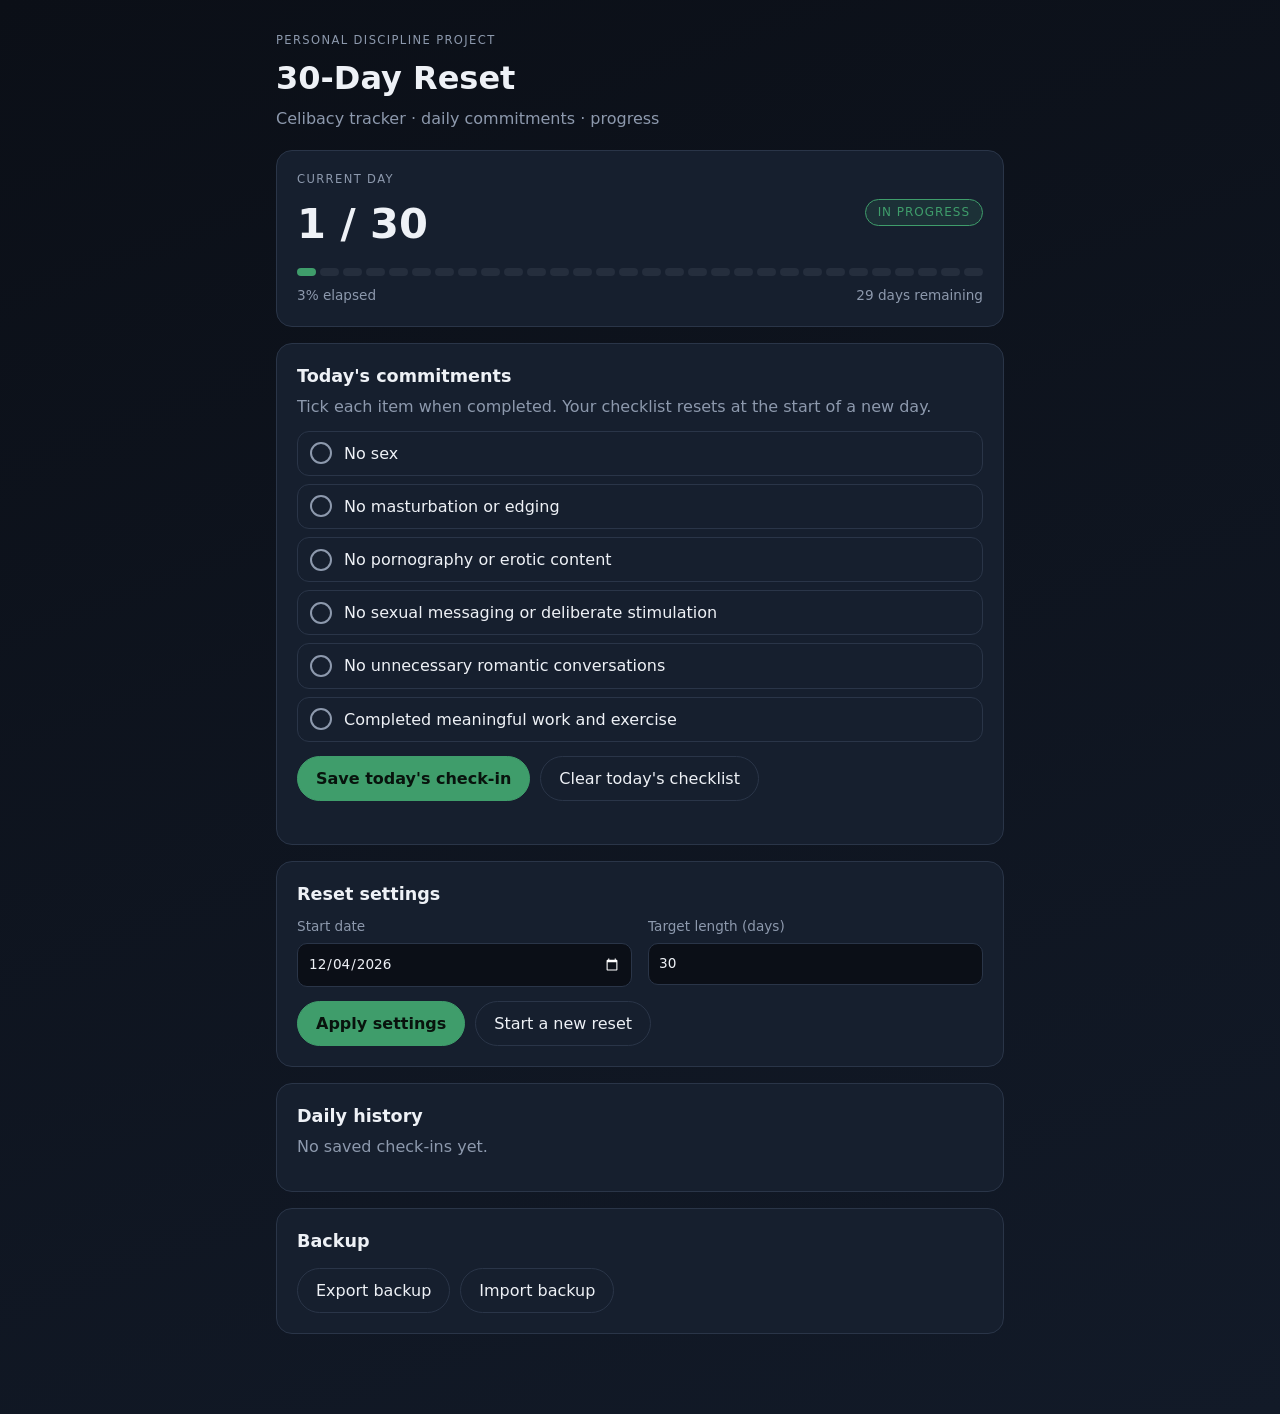
<file: index.html>
<!DOCTYPE html>
<html lang="en">
<head>
<meta charset="utf-8">
<meta name="viewport" content="width=device-width, initial-scale=1">
<title>30-Day Reset</title>
<link rel="stylesheet" href="styles.css">
</head>
<body>
<main class="wrap">
  <header>
    <p class="eyebrow">PERSONAL DISCIPLINE PROJECT</p>
    <h1 id="title">30-Day Reset</h1>
    <p class="sub">Celibacy tracker · daily commitments · progress</p>
  </header>

  <section class="card" id="progress-card">
    <div class="row">
      <div>
        <p class="label">CURRENT DAY</p>
        <p class="counter" id="counter">1 / 30</p>
      </div>
      <span class="badge" id="status">IN PROGRESS</span>
    </div>
    <div class="bar" id="bar" role="progressbar" aria-label="Reset progress"></div>
    <div class="row meta">
      <span id="percent">0% elapsed</span>
      <span id="remaining">30 days remaining</span>
    </div>
  </section>

  <section class="card">
    <h2>Today's commitments</h2>
    <p class="muted">Tick each item when completed. Your checklist resets at the start of a new day.</p>
    <ul class="checks" id="checks"></ul>
    <div class="btns">
      <button class="primary" id="save">Save today's check-in</button>
      <button id="clear">Clear today's checklist</button>
    </div>
    <p class="muted small" id="save-msg" aria-live="polite"></p>
  </section>

  <section class="card">
    <h2>Reset settings</h2>
    <div class="fields">
      <label>Start date<input type="date" id="start"></label>
      <label>Target length (days)<input type="number" id="target" min="1" max="3650"></label>
    </div>
    <div class="btns">
      <button class="primary" id="apply">Apply settings</button>
      <button id="newreset">Start a new reset</button>
    </div>
  </section>

  <section class="card">
    <h2>Daily history</h2>
    <ul class="history" id="history"></ul>
    <div id="detail" class="detail" hidden></div>
  </section>

  <section class="card">
    <h2>Backup</h2>
    <div class="btns">
      <button id="export">Export backup</button>
      <button id="import">Import backup</button>
      <input type="file" id="file" accept="application/json,.json" hidden>
    </div>
  </section>
</main>
<script src="app.js"></script>
</body>
</html>
</file>
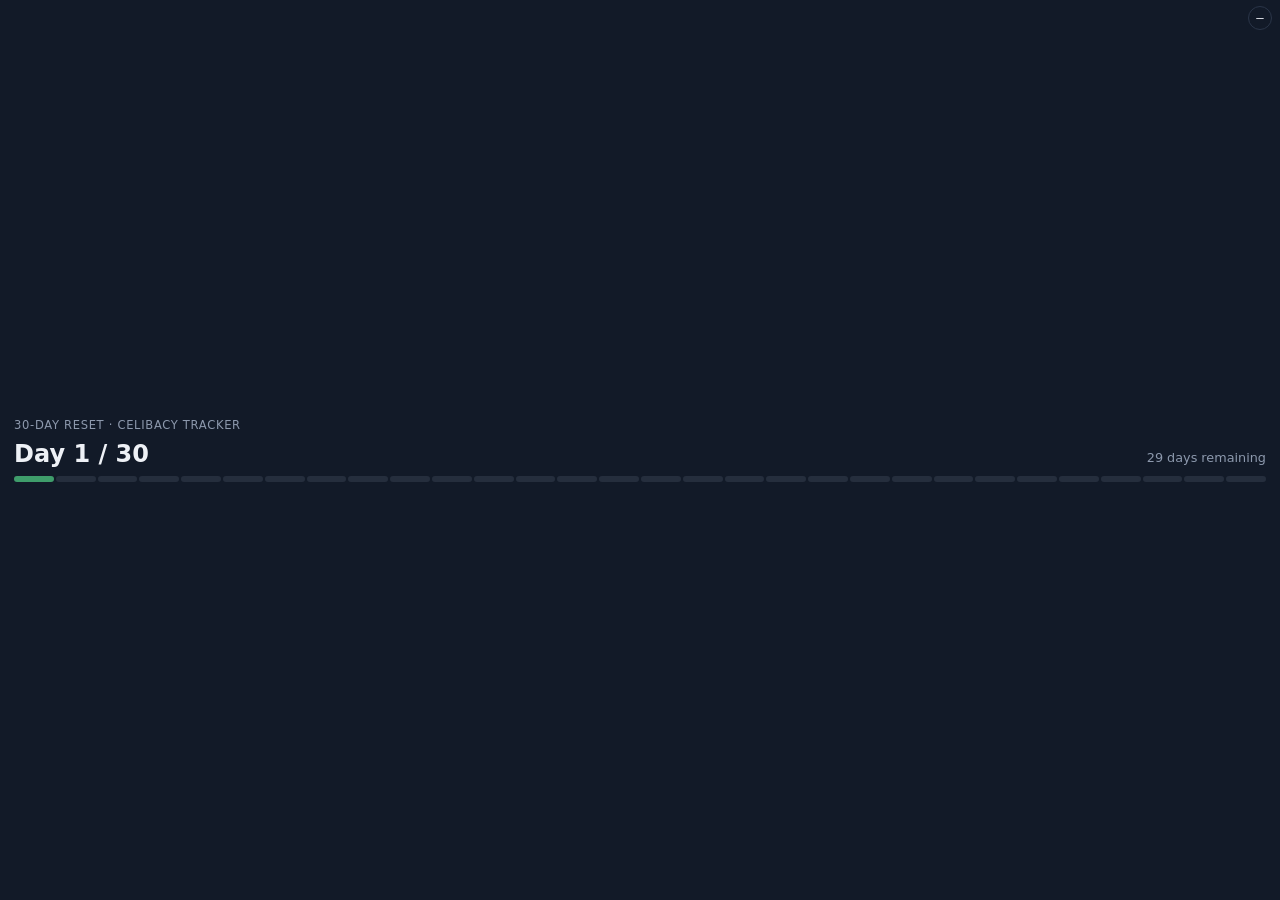
<file: widget.html>
<!DOCTYPE html>
<html lang="en">
<head>
<meta charset="utf-8">
<meta name="viewport" content="width=device-width, initial-scale=1">
<title>Reset Widget</title>
<style>
:root{--bg:#121a28;--line:#2a3548;--text:#eef1f6;--mute:#8d99ad;--green:#3f9d6b;--seg:#252e3d}
*{box-sizing:border-box}
body{margin:0;height:100vh;background:var(--bg);color:var(--text);font-family:system-ui,sans-serif;overflow:hidden;user-select:none}
.card{position:relative;height:100%;padding:12px 14px;cursor:pointer;display:flex;flex-direction:column;justify-content:center;gap:8px}
.t{margin:0;font-size:.72rem;letter-spacing:.06em;color:var(--mute);padding-right:26px}
.row{display:flex;justify-content:space-between;align-items:baseline}
.day{font-size:1.5rem;font-weight:700}
.rem{font-size:.8rem;color:var(--mute)}
.bar{display:flex;gap:2px;height:6px}
.bar i{flex:1;background:var(--seg);border-radius:99px}
.bar i.on{background:var(--green)}
.bar.solid{display:block;background:var(--seg);border-radius:99px}
.bar.solid i{display:block;height:100%;background:var(--green)}
.min{position:absolute;top:6px;right:8px;width:24px;height:24px;border:1px solid var(--line);border-radius:50%;background:transparent;color:var(--text);cursor:pointer;line-height:1;padding:0}
.min:hover{border-color:var(--mute)}
.pill{display:none;width:100%;height:100%;border:0;background:var(--bg);color:var(--text);font:700 1.3rem system-ui,sans-serif;cursor:pointer}
body[data-mode=min] .card{display:none}
body[data-mode=min] .pill{display:block}
</style>
</head>
<body data-mode="open">
<div class="card" id="card" role="button" tabindex="0" title="Open full tracker">
  <button class="min" id="min" title="Minimize">–</button>
  <p class="t">30-DAY RESET · CELIBACY TRACKER</p>
  <div class="row"><span class="day" id="day"></span><span class="rem" id="rem"></span></div>
  <div class="bar" id="bar"></div>
</div>
<button class="pill" id="pill" title="Expand"></button>
<script src="widget.js"></script>
</body>
</html>
</file>
<file: styles.css>
:root{--bg1:#0b0f17;--bg2:#121a28;--card:#161f2e;--line:#2a3548;--text:#eef1f6;--mute:#8d99ad;--green:#3f9d6b;--greenbg:rgba(63,157,107,.14);--seg:#252e3d}
*{box-sizing:border-box}
body{margin:0;min-height:100vh;background:linear-gradient(160deg,var(--bg1),var(--bg2));color:var(--text);font-family:system-ui,-apple-system,"Segoe UI",Roboto,sans-serif;line-height:1.45}
.wrap{max-width:760px;margin:0 auto;padding:32px 16px 64px}
header{margin-bottom:20px}
.eyebrow,.label{font-size:.72rem;letter-spacing:.12em;color:var(--mute);margin:0 0 6px}
h1{margin:0;font-size:2rem}
h2{margin:0 0 6px;font-size:1.1rem}
.sub{margin:6px 0 0;color:var(--mute)}
.card{background:var(--card);border:1px solid var(--line);border-radius:16px;padding:20px;margin-bottom:16px}
.row{display:flex;justify-content:space-between;align-items:center;gap:12px}
.counter{margin:0;font-size:2.6rem;font-weight:700}
.badge{border:1px solid var(--green);color:var(--green);background:var(--greenbg);border-radius:999px;padding:4px 12px;font-size:.75rem;letter-spacing:.08em}
.badge.done{background:var(--green);color:#08130d}
.bar{display:flex;gap:4px;margin:14px 0 10px;height:8px}
.bar i{flex:1;background:var(--seg);border-radius:99px}
.bar i.on{background:var(--green)}
.bar.solid{background:var(--seg);border-radius:99px;display:block}
.bar.solid i{display:block;height:100%;background:var(--green)}
.meta{color:var(--mute);font-size:.85rem}
.muted{color:var(--mute);margin:0 0 12px}
.small{font-size:.8rem;margin:10px 0 0;min-height:1em}
.checks,.history{list-style:none;margin:0;padding:0}
.checks li{margin-bottom:8px}
.checks label,.detail label{display:flex;align-items:center;gap:12px;padding:10px 12px;border:1px solid var(--line);border-radius:12px;cursor:pointer}
.checks label.on,.detail label.on{background:var(--greenbg);border-color:var(--green)}
input[type=checkbox]{appearance:none;width:22px;height:22px;border-radius:50%;border:2px solid var(--mute);display:grid;place-content:center;margin:0;flex:none}
input[type=checkbox]:checked{background:var(--green);border-color:var(--green)}
input[type=checkbox]:checked::after{content:"";width:5px;height:10px;border:solid #fff;border-width:0 2px 2px 0;transform:rotate(45deg) translate(-1px,-1px)}
input[type=checkbox]:focus-visible,button:focus-visible,input:focus-visible{outline:2px solid var(--green);outline-offset:2px}
.btns{display:flex;flex-wrap:wrap;gap:10px;margin-top:14px}
button{background:transparent;color:var(--text);border:1px solid var(--line);border-radius:999px;padding:10px 18px;font:inherit;cursor:pointer}
button:hover{border-color:var(--mute)}
button.primary{background:var(--green);border-color:var(--green);color:#08130d;font-weight:600}
.fields{display:flex;flex-wrap:wrap;gap:16px;margin-top:10px}
.fields label{display:flex;flex-direction:column;gap:6px;color:var(--mute);font-size:.85rem;flex:1;min-width:180px}
input[type=date],input[type=number]{background:var(--bg1);color:var(--text);border:1px solid var(--line);border-radius:10px;padding:10px;font:inherit;color-scheme:dark}
.history li button{width:100%;display:flex;justify-content:space-between;gap:10px;border-radius:12px;margin-bottom:8px;text-align:left}
.history li button.sel{border-color:var(--green);background:var(--greenbg)}
.tag{color:var(--green)}
.detail{margin-top:12px}
.detail label{cursor:default;margin-bottom:8px}
@media(max-width:520px){.counter{font-size:2.1rem}}
@media(max-width:520px){.wrap{padding:12px 10px 32px}.card{padding:14px;border-radius:14px;margin-bottom:10px}h1{font-size:1.5rem}header{margin-bottom:12px}.checks label{padding:8px 10px}button{padding:8px 14px}}
.bar:not(.solid) i{cursor:pointer}
.bar:not(.solid) i:hover{filter:brightness(1.4)}
</file>
